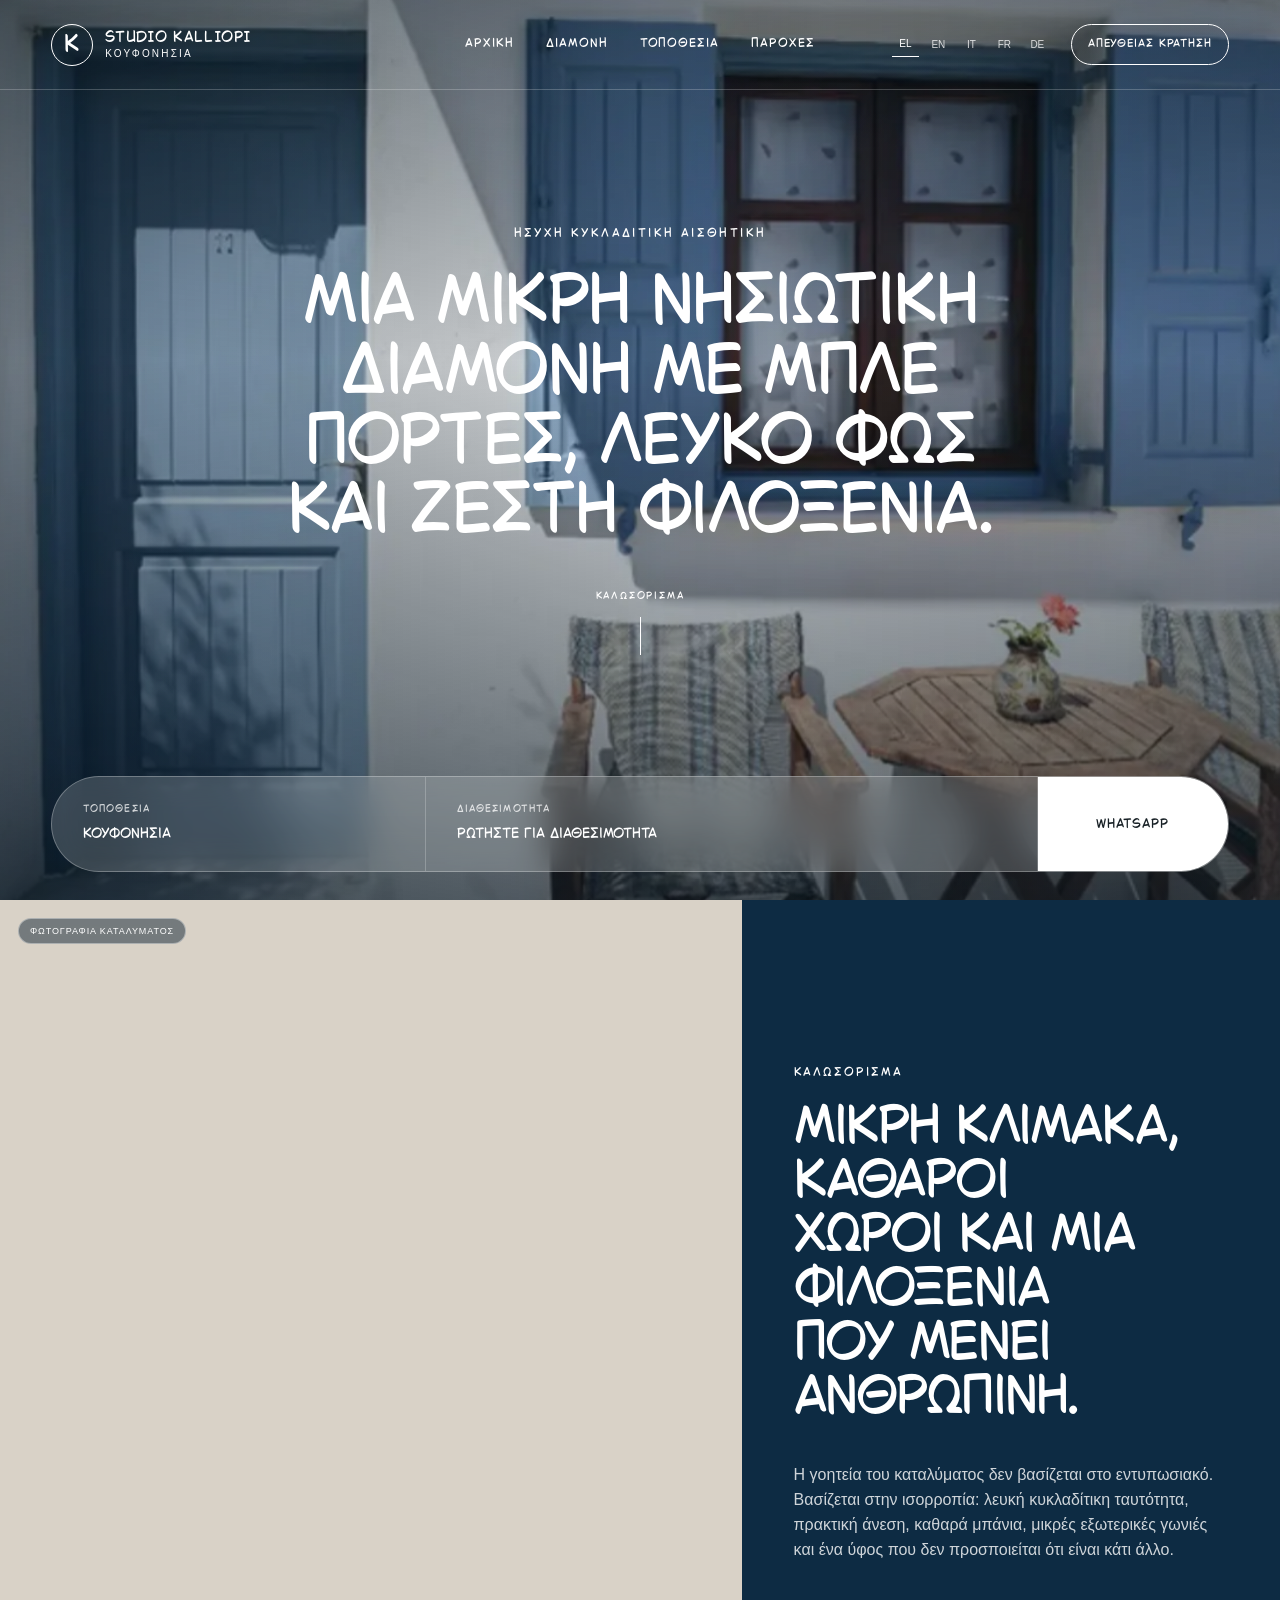
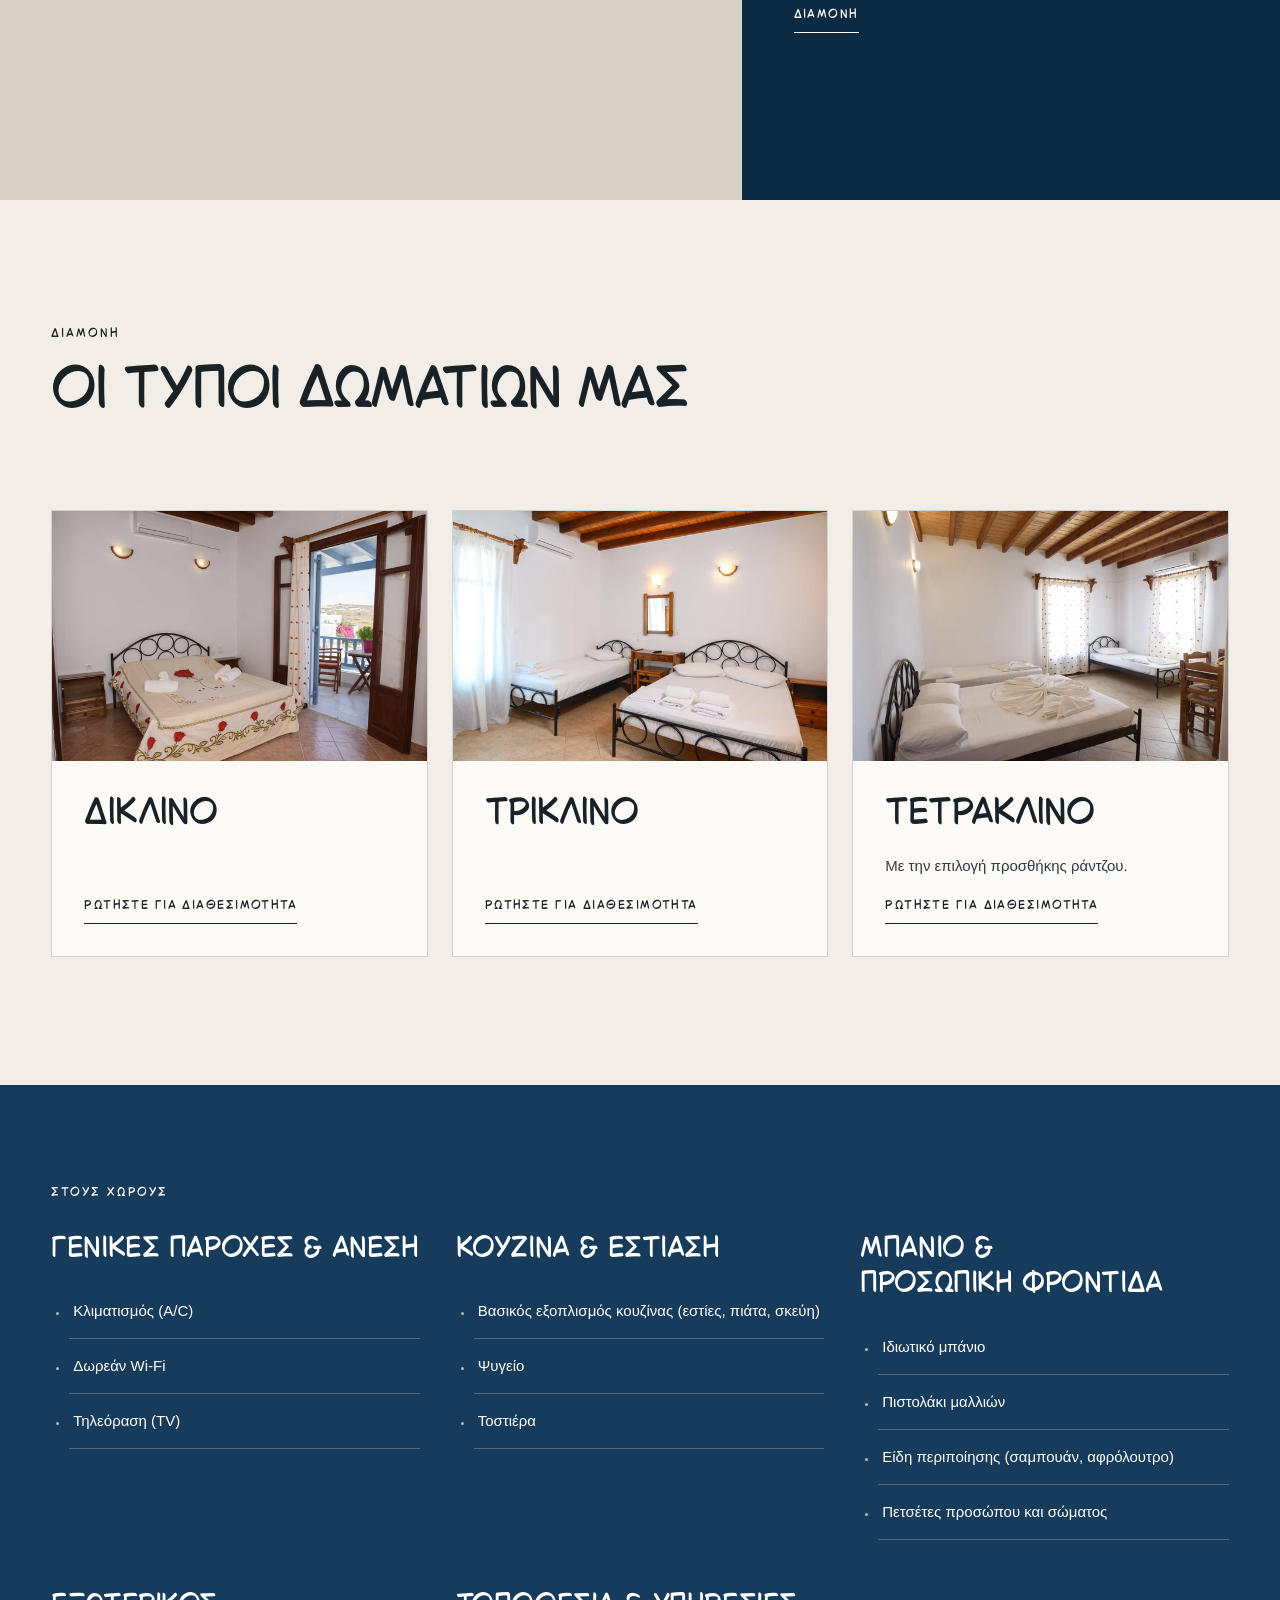
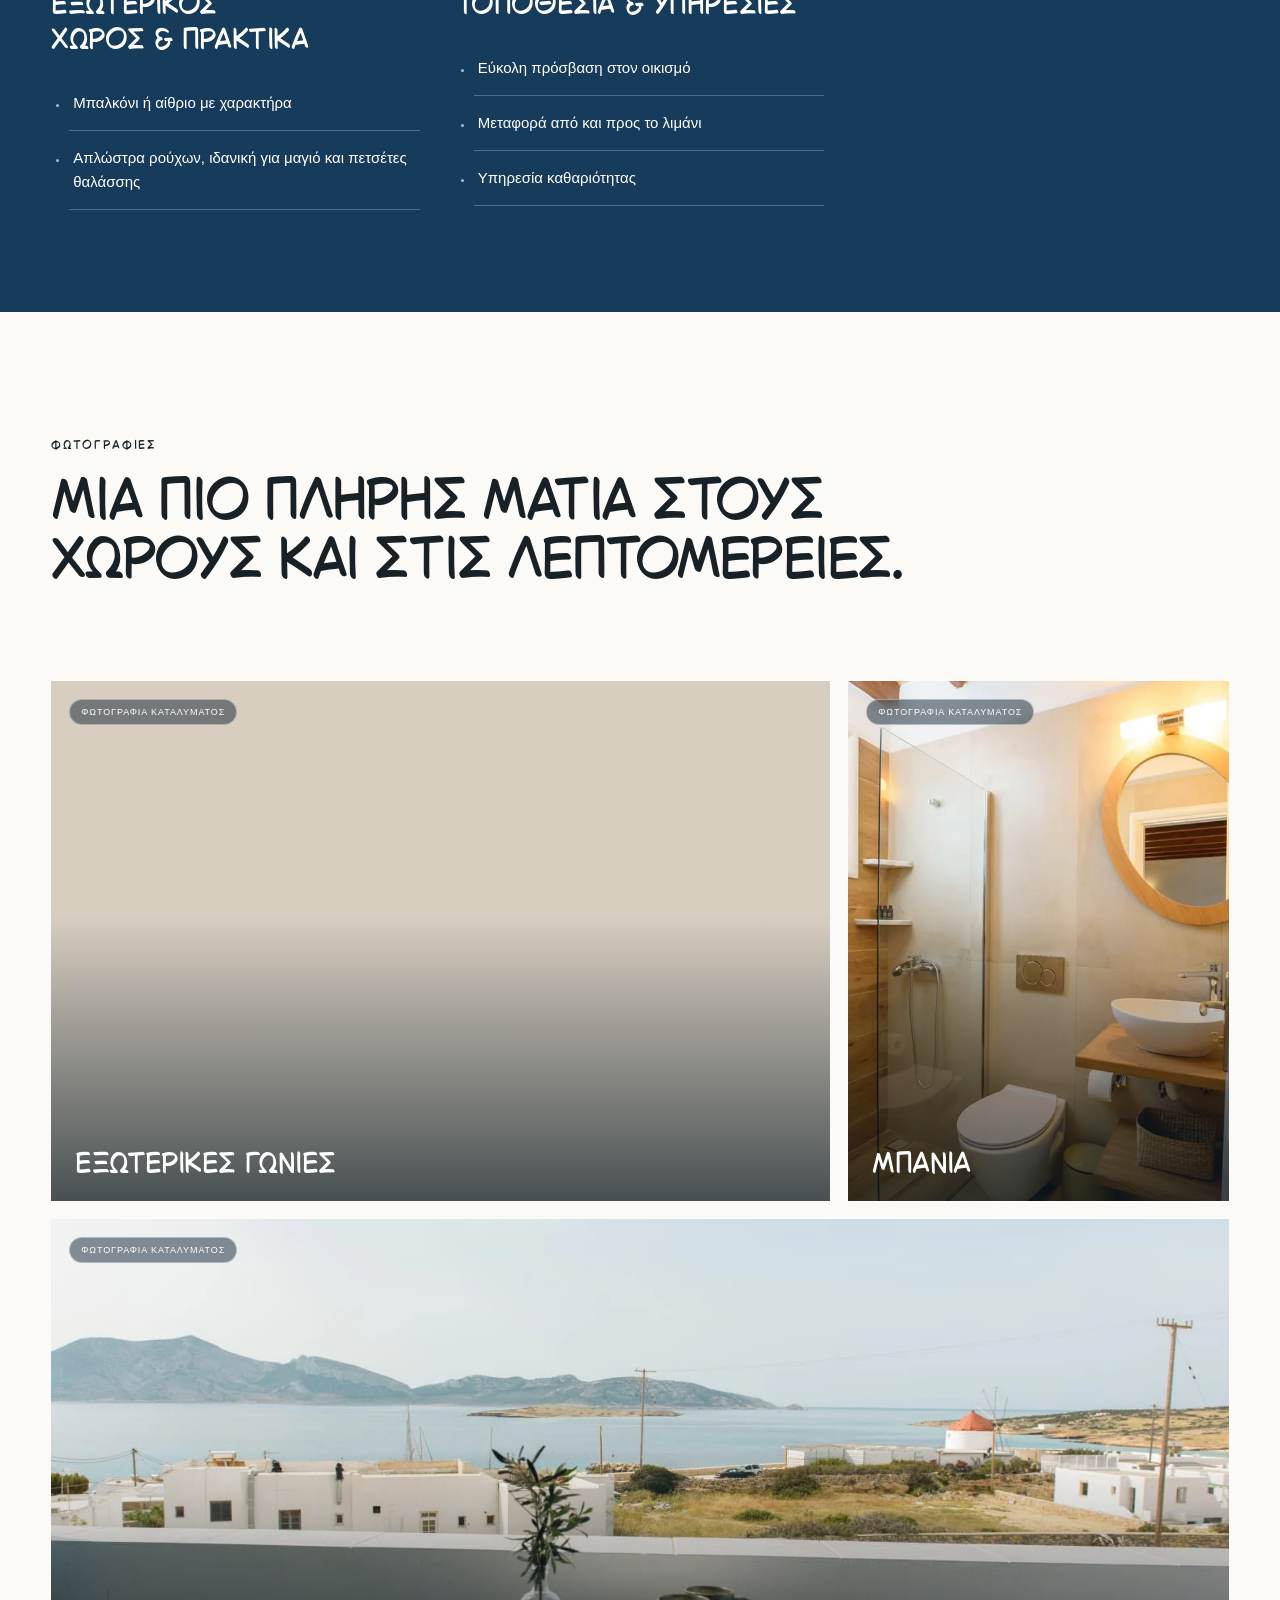
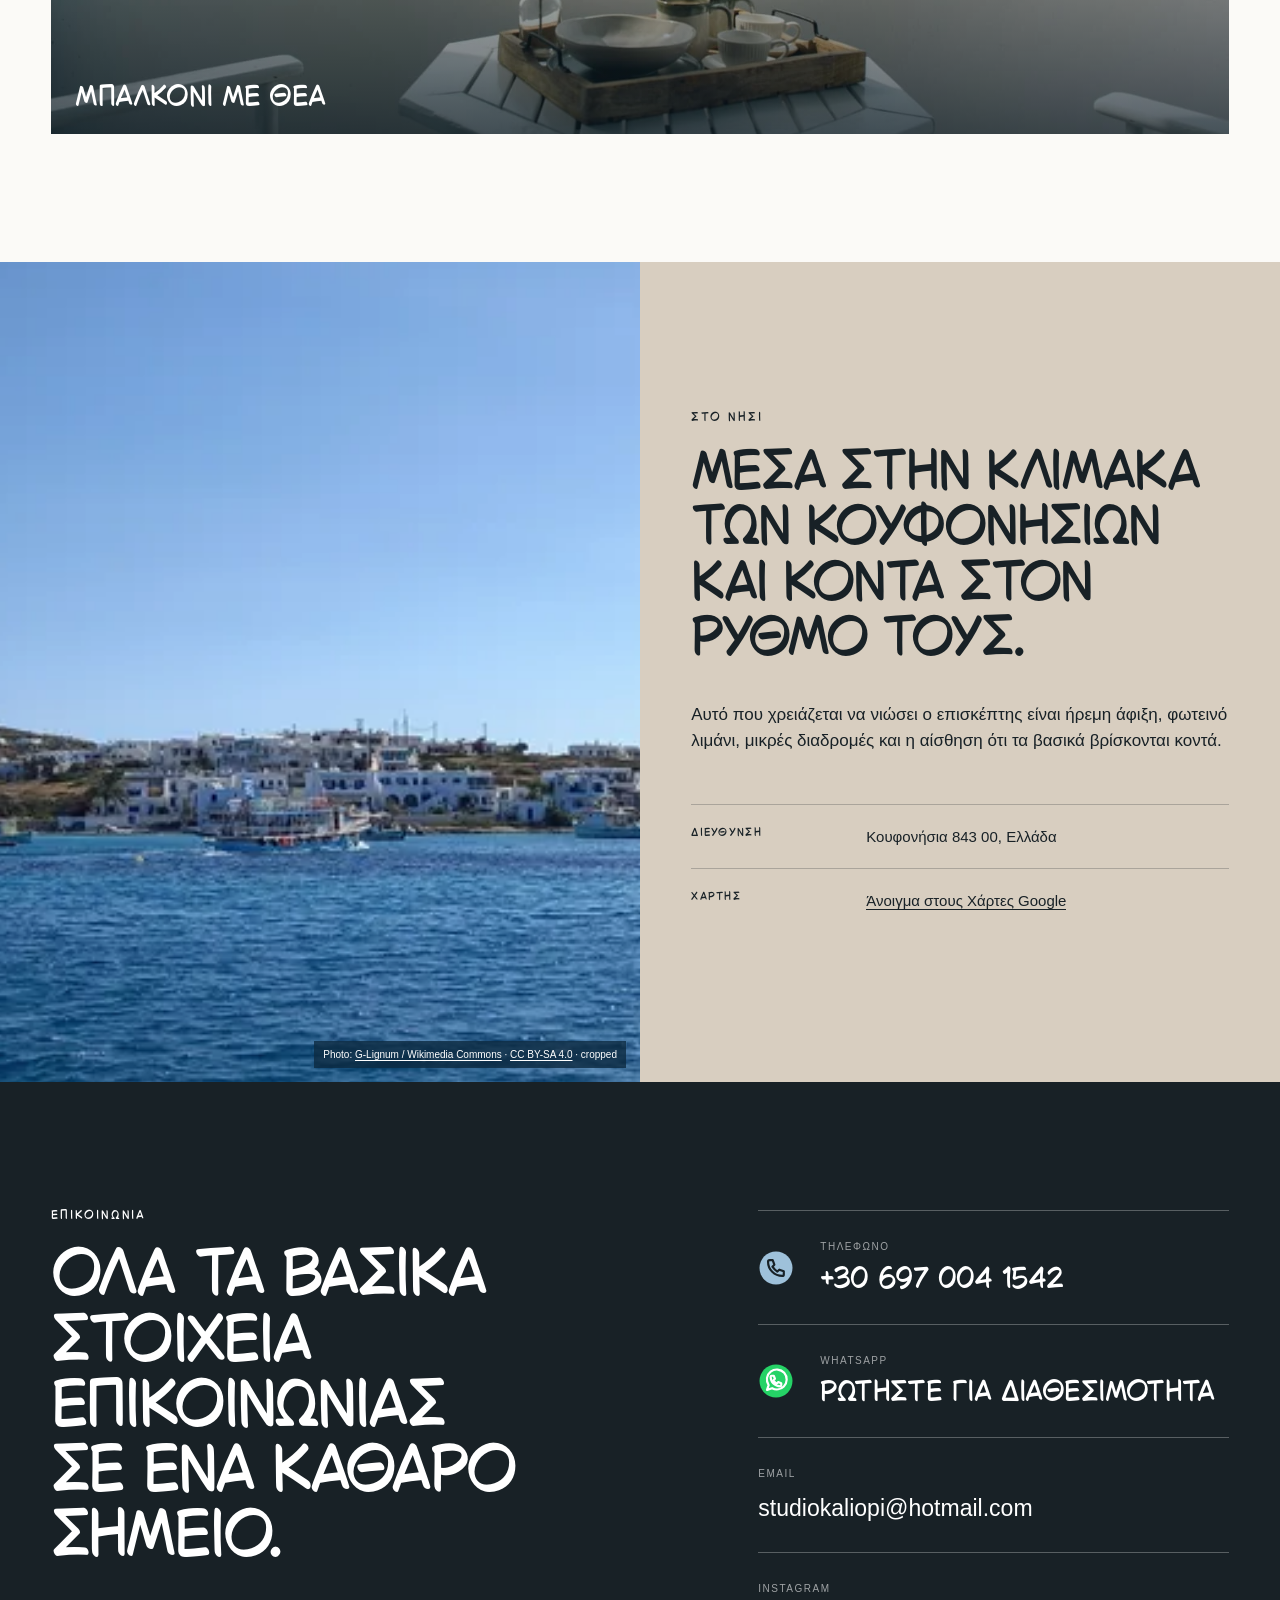
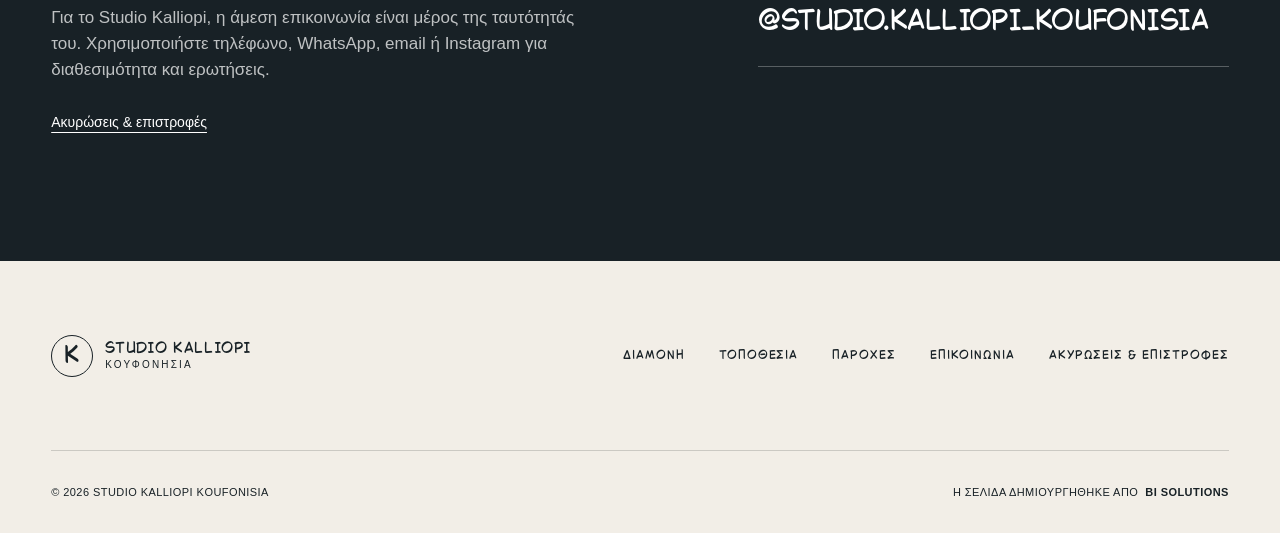
<file: index.html>
<!DOCTYPE html>
<html lang="el">
<head>
  <meta charset="UTF-8">
  <meta name="viewport" content="width=device-width, initial-scale=1.0">
  <title>Studio Kalliopi Koufonisia | Ήσυχη κυκλαδίτικη διαμονή</title>
  <meta
    name="description"
    data-i18n-content="homeMetaDescription"
    content="Studio Kalliopi Koufonisia. Ήσυχη κυκλαδίτικη διαμονή με λευκούς χώρους, μπλε λεπτομέρειες, ζεστή φιλοξενία και απευθείας κράτηση μέσω τηλεφώνου ή WhatsApp."
  >
  <meta name="theme-color" content="#f2eee7">

  <link rel="canonical" href="https://kalliopikoufonisia.gr/">
  <meta property="og:type" content="website">
  <meta property="og:url" content="https://kalliopikoufonisia.gr/">
  <meta property="og:title" data-i18n-content="homeOgTitle" content="Studio Kalliopi Koufonisia">
  <meta
    property="og:description"
    data-i18n-content="homeOgDescription"
    content="Μπλε πόρτες, λευκοί τοίχοι, φωτεινά δωμάτια και άμεση νησιωτική φιλοξενία στα Κουφονήσια."
  >
  <meta property="og:image" content="https://kalliopikoufonisia.gr/assets/optimized/blue-door-patio-1213.webp">
  <meta property="og:image:width" content="1213">
  <meta property="og:image:height" content="786">
  <meta property="og:locale" content="el_GR">
  <meta name="twitter:card" content="summary_large_image">
  <meta name="twitter:image" content="https://kalliopikoufonisia.gr/assets/optimized/blue-door-patio-1213.webp">

  <link rel="alternate" hreflang="el" href="https://kalliopikoufonisia.gr/">
  <link rel="alternate" hreflang="en" href="https://kalliopikoufonisia.gr/?lang=en">
  <link rel="alternate" hreflang="it" href="https://kalliopikoufonisia.gr/?lang=it">
  <link rel="alternate" hreflang="fr" href="https://kalliopikoufonisia.gr/?lang=fr">
  <link rel="alternate" hreflang="de" href="https://kalliopikoufonisia.gr/?lang=de">
  <link rel="alternate" hreflang="x-default" href="https://kalliopikoufonisia.gr/">

  <link rel="icon" href="assets/favicon.svg" type="image/svg+xml">
  <link rel="dns-prefetch" href="//maps.google.com">
  <link rel="dns-prefetch" href="//wa.me">
  <link rel="dns-prefetch" href="//www.instagram.com">
  <link rel="preconnect" href="https://maps.google.com" crossorigin>
  <link rel="preload" href="assets/fonts/BubbleSans-1.01.otf" as="font" type="font/otf" crossorigin>
  <link
    rel="preload"
    as="image"
    href="assets/optimized/blue-door-patio-1213.webp"
    imagesrcset="assets/optimized/blue-door-patio-640.webp 640w, assets/optimized/blue-door-patio-960.webp 960w, assets/optimized/blue-door-patio-1213.webp 1213w"
    imagesizes="100vw"
    fetchpriority="high"
  >
  <link rel="stylesheet" href="styles.css?v=f42bb085ac">
  <script type="application/ld+json">
    {
      "@context": "https://schema.org",
      "@type": "LodgingBusiness",
      "name": "Studio Kalliopi Koufonisia",
      "telephone": "+30 697 004 1542",
      "email": "studiokaliopi@hotmail.com",
      "address": {
        "@type": "PostalAddress",
        "streetAddress": "Koufonisia 843 00",
        "addressLocality": "Koufonisia",
        "postalCode": "843 00",
        "addressCountry": "GR"
      },
      "sameAs": [
        "https://www.instagram.com/studio.kalliopi_koufonisia/"
      ]
    }
  </script>
</head>
<body id="top" data-page="home" data-page-title-key="homeDocumentTitle">
  <a class="skip-link" href="#main-content" data-i18n="skipLink">Μετάβαση στο περιεχόμενο</a>

  <header class="site-header" data-site-header>
    <div class="site-header__inner">
      <a class="brand" href="index.html" data-i18n-aria-label="brandHome">
        <span class="brand__mark" aria-hidden="true">K</span>
        <span class="brand__copy">
          <strong>Studio Kalliopi</strong>
          <span data-i18n="brandTitle">Κουφονήσια</span>
        </span>
      </a>

      <nav class="desktop-nav" data-i18n-aria-label="primaryNavigation" aria-label="Κύρια πλοήγηση">
        <a href="#top" data-i18n="navHome">Αρχική</a>
        <a href="#stay" data-i18n="navStay">Διαμονή</a>
        <a href="#location" data-i18n="navLocation">Τοποθεσία</a>
        <a href="#amenities" data-i18n="navReviews">Παροχές</a>
      </nav>

      <div class="header-actions">
        <div class="language-switcher language-switcher--desktop" role="group" data-i18n-aria-label="languageSelector">
          <button class="language-switcher__button is-active" type="button" data-lang="el" lang="el" aria-label="Ελληνικά" aria-pressed="true">EL</button>
          <button class="language-switcher__button" type="button" data-lang="en" lang="en" aria-label="English" aria-pressed="false">EN</button>
          <button class="language-switcher__button" type="button" data-lang="it" lang="it" aria-label="Italiano" aria-pressed="false">IT</button>
          <button class="language-switcher__button" type="button" data-lang="fr" lang="fr" aria-label="Français" aria-pressed="false">FR</button>
          <button class="language-switcher__button" type="button" data-lang="de" lang="de" aria-label="Deutsch" aria-pressed="false">DE</button>
        </div>
        <a class="header-book" href="#contact" data-i18n="contactStepsLabel">Απευθείας κράτηση</a>
        <button
          class="menu-toggle"
          type="button"
          aria-expanded="false"
          aria-controls="site-menu"
          data-i18n-aria-label="openMenu"
        >
          <span>MENU</span>
          <i aria-hidden="true"></i>
        </button>
      </div>
    </div>
  </header>

  <aside
    class="menu-panel"
    id="site-menu"
    aria-hidden="true"
    inert
    role="dialog"
    aria-modal="true"
    aria-labelledby="menu-title"
    tabindex="-1"
  >
    <div class="menu-panel__content">
      <div class="menu-panel__main">
        <div class="menu-panel__tools">
          <p id="menu-title">Studio Kalliopi</p>
          <button class="menu-close" type="button" data-i18n="close" data-i18n-aria-label="closeMenu">Κλείσιμο</button>
        </div>
        <nav class="menu-nav" data-i18n-aria-label="expandedNavigation" aria-label="Αναπτυγμένη πλοήγηση">
          <a href="#top" data-i18n="navHome">Αρχική</a>
          <a href="#stay" data-i18n="navStay">Διαμονή</a>
          <a href="#location" data-i18n="navLocation">Τοποθεσία</a>
          <a href="#amenities" data-i18n="navReviews">Παροχές</a>
          <a href="#contact" data-i18n="navContact">Επικοινωνία</a>
        </nav>
        <div class="language-switcher language-switcher--menu" role="group" data-i18n-aria-label="languageSelector">
          <button class="language-switcher__button is-active" type="button" data-lang="el" lang="el" aria-label="Ελληνικά" aria-pressed="true">EL</button>
          <button class="language-switcher__button" type="button" data-lang="en" lang="en" aria-label="English" aria-pressed="false">EN</button>
          <button class="language-switcher__button" type="button" data-lang="it" lang="it" aria-label="Italiano" aria-pressed="false">IT</button>
          <button class="language-switcher__button" type="button" data-lang="fr" lang="fr" aria-label="Français" aria-pressed="false">FR</button>
          <button class="language-switcher__button" type="button" data-lang="de" lang="de" aria-label="Deutsch" aria-pressed="false">DE</button>
        </div>
      </div>
      <div class="menu-panel__visual" aria-hidden="true">
        <img src="assets/optimized/stone-house-entry-1213.webp" alt="" width="1213" height="1186">
        <span>Koufonisia · 843 00</span>
      </div>
    </div>
  </aside>

  <main id="main-content" tabindex="-1">
    <section class="hero" aria-labelledby="hero-title">
      <picture class="hero__media">
        <source
          srcset="assets/optimized/blue-door-patio-640.webp 640w, assets/optimized/blue-door-patio-960.webp 960w, assets/optimized/blue-door-patio-1213.webp 1213w"
          sizes="100vw"
        >
        <img
          src="assets/optimized/blue-door-patio-1213.webp"
          width="1213"
          height="786"
          data-i18n-alt="patioImageAlt"
          alt="Αίθριο με καθίσματα και μπλε παραθυρόφυλλα στο Studio Kalliopi"
          fetchpriority="high"
          decoding="async"
        >
      </picture>
      <div class="hero__shade" aria-hidden="true"></div>
      <div class="hero__content">
        <p class="hero__eyebrow" data-i18n="homeEyebrow">Ήσυχη κυκλαδίτικη αισθητική</p>
        <h1 id="hero-title" data-i18n="homeTitle">ΜΙΑ ΜΙΚΡΗ ΝΗΣΙΩΤΙΚΗ ΔΙΑΜΟΝΗ ΜΕ ΜΠΛΕ ΠΟΡΤΕΣ, ΛΕΥΚΟ ΦΩΣ ΚΑΙ ΖΕΣΤΗ ΦΙΛΟΞΕΝΙΑ.</h1>
        <a class="hero__scroll" href="#story">
          <span data-i18n="homeWelcomeLabel">Καλωσόρισμα</span>
          <i aria-hidden="true"></i>
        </a>
      </div>

      <div class="booking-dock" role="group" data-i18n-aria-label="bookingDockLabel" aria-label="Στοιχεία απευθείας κράτησης">
        <div class="booking-dock__item">
          <span data-i18n="bookingLocationLabel">Τοποθεσία</span>
          <strong data-i18n="homeFactLocation">Κουφονήσια</strong>
        </div>
        <div class="booking-dock__item">
          <span data-i18n="bookingDatesLabel">Διαθεσιμότητα</span>
          <strong data-i18n="bookingAvailability">Ρωτήστε για διαθεσιμότητα</strong>
        </div>
        <a href="https://wa.me/306970041542" target="_blank" rel="noreferrer" data-i18n="whatsapp">WhatsApp</a>
      </div>
    </section>

    <section class="editorial-story" id="story">
      <div class="editorial-story__media">
        <img
          src="assets/optimized/stone-house-entry-1213.webp"
          srcset="assets/optimized/stone-house-entry-640.webp 640w, assets/optimized/stone-house-entry-960.webp 960w, assets/optimized/stone-house-entry-1213.webp 1213w"
          sizes="(max-width: 900px) 100vw, 58vw"
          width="1213"
          height="1186"
          data-i18n-alt="heroImageAlt"
          alt="Λευκή είσοδος με μπλε πόρτα στο Studio Kalliopi"
          loading="lazy"
          decoding="async"
        >
        <span class="media-label" data-i18n="photoLabel">Φωτογραφία καταλύματος</span>
      </div>
      <div class="editorial-story__copy">
        <p class="section-kicker" data-i18n="homeWelcomeLabel">Καλωσόρισμα</p>
        <h2 data-i18n="homeWelcomeTitle">Μικρή κλίμακα, καθαροί χώροι και μια φιλοξενία που μένει ανθρώπινη.</h2>
        <p data-i18n="homeWelcomeP1">
          Η γοητεία του καταλύματος βασίζεται στην ισορροπία: λευκή κυκλαδίτικη ταυτότητα,
          πρακτική άνεση, καθαρά μπάνια και μικρές εξωτερικές γωνιές.
        </p>
        <a class="text-link" href="#stay" data-i18n="navStay">Διαμονή</a>
      </div>
    </section>

    <section class="room-types" id="stay" aria-labelledby="room-types-title">
      <div class="shell">
        <div class="section-heading section-heading--compact">
          <div>
            <p class="section-kicker" data-i18n="roomTypesLabel">Διαμονή</p>
            <h2 id="room-types-title" data-i18n="roomTypesTitle">Οι τύποι δωματίων μας</h2>
          </div>
        </div>

        <div class="room-types__grid">
          <article class="room-type-card" aria-labelledby="room-double-title">
            <img
              src="assets/optimized/room-double-960.webp"
              srcset="assets/optimized/room-double-640.webp 640w, assets/optimized/room-double-960.webp 960w, assets/optimized/room-double-1345.webp 1345w"
              sizes="(max-width: 760px) calc(100vw - 40px), (max-width: 1100px) calc((100vw - 80px) / 2), 31vw"
              width="1345"
              height="940"
              data-i18n-alt="roomDoublePhotoAlt"
              alt="Δίκλινο δωμάτιο στο Studio Kalliopi"
              loading="lazy"
              decoding="async"
            >
            <div class="room-type-card__copy">
              <h3 id="room-double-title" data-i18n="roomDoubleType">Δίκλινο</h3>
              <a class="text-link" href="#contact" data-i18n="roomAvailability">Ρωτήστε για διαθεσιμότητα</a>
            </div>
          </article>

          <article class="room-type-card" aria-labelledby="room-triple-title">
            <img
              src="assets/optimized/room-triple-960.webp"
              srcset="assets/optimized/room-triple-640.webp 640w, assets/optimized/room-triple-960.webp 960w, assets/optimized/room-triple-1280.webp 1280w"
              sizes="(max-width: 760px) calc(100vw - 40px), (max-width: 1100px) calc((100vw - 80px) / 2), 31vw"
              width="1280"
              height="852"
              data-i18n-alt="roomTriplePhotoAlt"
              alt="Τρίκλινο δωμάτιο στο Studio Kalliopi"
              loading="lazy"
              decoding="async"
            >
            <div class="room-type-card__copy">
              <h3 id="room-triple-title" data-i18n="roomTripleType">Τρίκλινο</h3>
              <a class="text-link" href="#contact" data-i18n="roomAvailability">Ρωτήστε για διαθεσιμότητα</a>
            </div>
          </article>

          <article class="room-type-card" aria-labelledby="room-quadruple-title">
            <img
              src="assets/optimized/room-quadruple-960.webp"
              srcset="assets/optimized/room-quadruple-640.webp 640w, assets/optimized/room-quadruple-960.webp 960w, assets/optimized/room-quadruple-1504.webp 1504w"
              sizes="(max-width: 760px) calc(100vw - 40px), (max-width: 1100px) calc((100vw - 80px) / 2), 31vw"
              width="1504"
              height="1004"
              data-i18n-alt="roomQuadruplePhotoAlt"
              alt="Τετράκλινο δωμάτιο στο Studio Kalliopi"
              loading="lazy"
              decoding="async"
            >
            <div class="room-type-card__copy">
              <h3 id="room-quadruple-title" data-i18n="roomQuadrupleType">Τετράκλινο</h3>
              <p data-i18n="roomQuadrupleNote">Με την επιλογή προσθήκης ράντζου.</p>
              <a class="text-link" href="#contact" data-i18n="roomAvailability">Ρωτήστε για διαθεσιμότητα</a>
            </div>
          </article>
        </div>
      </div>
    </section>

    <section class="amenities-section" id="amenities" aria-labelledby="amenities-title">
      <div class="shell amenities-section__grid">
        <h2 class="section-kicker" id="amenities-title" data-i18n="staySectionLabel">Στους χώρους</h2>
        <div class="amenities-groups">
          <section aria-labelledby="amenity-comfort-title">
            <h3 id="amenity-comfort-title" data-i18n="amenitiesComfortTitle">Γενικές Παροχές &amp; Άνεση</h3>
            <ul class="amenities-list">
              <li data-i18n="amenityAirConditioning">Κλιματισμός (A/C)</li>
              <li data-i18n="amenityWifi">Δωρεάν Wi-Fi</li>
              <li data-i18n="amenityTv">Τηλεόραση (TV)</li>
            </ul>
          </section>

          <section aria-labelledby="amenity-kitchen-title">
            <h3 id="amenity-kitchen-title" data-i18n="amenitiesKitchenTitle">Κουζίνα &amp; Εστίαση</h3>
            <ul class="amenities-list">
              <li data-i18n="amenityKitchenEquipment">Βασικός εξοπλισμός κουζίνας (εστίες, πιάτα, σκεύη)</li>
              <li data-i18n="amenityFridge">Ψυγείο</li>
              <li data-i18n="amenityToaster">Τοστιέρα</li>
            </ul>
          </section>

          <section aria-labelledby="amenity-bathroom-title">
            <h3 id="amenity-bathroom-title" data-i18n="amenitiesBathroomTitle">Μπάνιο &amp; Προσωπική Φροντίδα</h3>
            <ul class="amenities-list">
              <li data-i18n="amenityPrivateBathroom">Ιδιωτικό μπάνιο</li>
              <li data-i18n="amenityHairDryer">Πιστολάκι μαλλιών</li>
              <li data-i18n="amenityToiletries">Είδη περιποίησης (σαμπουάν, αφρόλουτρο)</li>
              <li data-i18n="amenityTowels">Πετσέτες προσώπου και σώματος</li>
            </ul>
          </section>

          <section aria-labelledby="amenity-outdoor-title">
            <h3 id="amenity-outdoor-title" data-i18n="amenitiesOutdoorTitle">Εξωτερικός Χώρος &amp; Πρακτικά</h3>
            <ul class="amenities-list">
              <li data-i18n="amenity4">Μπαλκόνι ή αίθριο με χαρακτήρα</li>
              <li data-i18n="amenityDryingRack">Απλώστρα ρούχων, ιδανική για μαγιό και πετσέτες θαλάσσης</li>
            </ul>
          </section>

          <section aria-labelledby="amenity-services-title">
            <h3 id="amenity-services-title" data-i18n="amenitiesServicesTitle">Τοποθεσία &amp; Υπηρεσίες</h3>
            <ul class="amenities-list">
              <li data-i18n="amenity6">Εύκολη πρόσβαση στον οικισμό</li>
              <li data-i18n="amenityPortTransfer">Μεταφορά από και προς το λιμάνι</li>
              <li data-i18n="amenityHousekeeping">Υπηρεσία καθαριότητας</li>
            </ul>
          </section>
        </div>
      </div>
    </section>

    <section class="gallery-section" id="gallery">
      <div class="shell">
        <div class="section-heading section-heading--compact">
          <div>
            <p class="section-kicker" data-i18n="homeGalleryLabel">Φωτογραφίες</p>
            <h2 data-i18n="homeGalleryTitle">Μια πιο πλήρης ματιά στους χώρους και στις λεπτομέρειες.</h2>
          </div>
        </div>

        <div class="gallery-grid">
          <figure class="gallery-card gallery-card--wide">
            <img
              src="assets/optimized/blue-door-patio-1213.webp"
              srcset="assets/optimized/blue-door-patio-640.webp 640w, assets/optimized/blue-door-patio-960.webp 960w, assets/optimized/blue-door-patio-1213.webp 1213w"
              sizes="(max-width: 760px) 100vw, 66vw"
              width="1213"
              height="786"
              data-i18n-alt="patioImageAlt"
              alt="Αίθριο με καθίσματα και μπλε παραθυρόφυλλα στο Studio Kalliopi"
              loading="lazy"
              decoding="async"
            >
            <span class="media-label" data-i18n="photoLabel">Φωτογραφία καταλύματος</span>
            <figcaption data-i18n="stayMoment3Title">Εξωτερικές γωνιές</figcaption>
          </figure>

          <figure class="gallery-card gallery-card--portrait">
            <img
              src="assets/optimized/bathroom-warm-962.webp"
              srcset="assets/optimized/bathroom-warm-640.webp 640w, assets/optimized/bathroom-warm-962.webp 962w"
              sizes="(max-width: 760px) 100vw, 32vw"
              width="962"
              height="1210"
              data-i18n-alt="warmBathImageAlt"
              alt="Μπάνιο με ζεστούς τόνους στο Studio Kalliopi"
              loading="lazy"
              decoding="async"
            >
            <span class="media-label" data-i18n="photoLabel">Φωτογραφία καταλύματος</span>
            <figcaption data-i18n="stayMoment2Title">Μπάνια</figcaption>
          </figure>

          <figure class="gallery-card gallery-card--full">
            <img
              src="assets/optimized/balcony-sea-view-1452.webp"
              srcset="assets/optimized/balcony-sea-view-640.webp 640w, assets/optimized/balcony-sea-view-960.webp 960w, assets/optimized/balcony-sea-view-1452.webp 1452w"
              sizes="(min-width: 1700px) 1560px, 100vw"
              width="1452"
              height="993"
              data-i18n-alt="balconyPhotoAlt"
              alt="Μπαλκόνι του Studio Kalliopi με τραπέζι, καρέκλες και θέα στη θάλασσα"
              loading="lazy"
              decoding="async"
            >
            <span class="media-label" data-i18n="photoLabel">Φωτογραφία καταλύματος</span>
            <figcaption data-i18n="roomBalconyTitle">Μπαλκόνι με θέα</figcaption>
          </figure>
        </div>
      </div>
    </section>

    <section class="location-section" id="location">
      <div class="location-section__image">
        <img
          src="assets/optimized/ano-koufonisi-g-lignum-1440.webp"
          srcset="assets/optimized/ano-koufonisi-g-lignum-640.webp 640w, assets/optimized/ano-koufonisi-g-lignum-960.webp 960w, assets/optimized/ano-koufonisi-g-lignum-1440.webp 1440w, assets/optimized/ano-koufonisi-g-lignum-3959.webp 3959w"
          sizes="(max-width: 991px) 100vw, 50vw"
          width="3959"
          height="2089"
          data-i18n-alt="harborImageAlt"
          alt="Ατμόσφαιρα λιμανιού στα Κουφονήσια"
          loading="lazy"
          decoding="async"
        >
        <span class="image-credit">
          Photo: <a href="https://commons.wikimedia.org/wiki/File:Ano_Koufonisi.jpg" target="_blank" rel="noreferrer">G-Lignum / Wikimedia Commons</a>
          · <a href="https://creativecommons.org/licenses/by-sa/4.0/" target="_blank" rel="noreferrer">CC BY-SA 4.0</a> · cropped
        </span>
      </div>
      <div class="location-section__copy">
        <p class="section-kicker" data-i18n="locationSectionLabel">Στο νησί</p>
        <h2 data-i18n="locationPageTitle">Μέσα στην κλίμακα των Κουφονησίων και κοντά στον ρυθμό τους.</h2>
        <p data-i18n="locationSectionP1">Ήρεμη άφιξη, φωτεινό λιμάνι, μικρές διαδρομές και η αίσθηση ότι τα βασικά βρίσκονται κοντά.</p>
        <dl class="location-facts">
          <div>
            <dt data-i18n="locationInfo1Title">Διεύθυνση</dt>
            <dd data-i18n="addressValue">Κουφονήσια 843 00, Ελλάδα</dd>
          </div>
          <div>
            <dt data-i18n="locationInfo2Title">Χάρτης</dt>
            <dd><a href="https://www.google.com/maps/search/?api=1&query=Studios+Kalliopi+Rooms+and+Apartments+Koufonisia" target="_blank" rel="noreferrer" data-i18n="openGoogleMaps">Άνοιγμα στους Χάρτες Google</a></dd>
          </div>
        </dl>
      </div>
    </section>

    <section class="contact-section" id="contact">
      <div class="shell contact-section__inner">
        <div>
          <p class="section-kicker" data-i18n="contact">Επικοινωνία</p>
          <h2 data-i18n="contactHeading">Όλα τα βασικά στοιχεία επικοινωνίας σε ένα καθαρό σημείο.</h2>
          <p data-i18n="contactP">Χρησιμοποιήστε τηλέφωνο, WhatsApp, email ή Instagram για διαθεσιμότητα και ερωτήσεις.</p>
          <div class="contact-policy-link"><a href="cancellation-policy.html" data-i18n="policyNav">Ακυρώσεις &amp; επιστροφές</a></div>
        </div>
        <div class="contact-actions">
          <a class="contact-action contact-action--phone" href="tel:+306970041542">
            <svg class="contact-action__icon" viewBox="0 0 24 24" aria-hidden="true" focusable="false">
              <circle cx="12" cy="12" r="11"></circle>
              <path d="M7.7 6.8h2.1l1.1 3-1.3 1.3a12.2 12.2 0 0 0 3.3 3.3l1.3-1.3 3 1.1v2.1c0 .6-.5 1-1 1A9.5 9.5 0 0 1 6.7 7.8c0-.6.4-1 1-1Z"></path>
            </svg>
            <span data-i18n="phoneLabel">Τηλέφωνο</span>
            <strong>+30&nbsp;697&nbsp;004&nbsp;1542</strong>
          </a>
          <a class="contact-action contact-action--whatsapp" href="https://wa.me/306970041542" target="_blank" rel="noreferrer">
            <svg class="contact-action__icon" viewBox="0 0 24 24" aria-hidden="true" focusable="false">
              <circle cx="12" cy="12" r="11"></circle>
              <path d="M17.2 15.6a6.6 6.6 0 0 1-7.8 1.2L6 17.9l1.1-3.2a6.6 6.6 0 1 1 10.1.9Z"></path>
              <path d="M9.1 8.5h1.4l.8 2-1 1a8 8 0 0 0 2.2 2.2l1-1 2 .8v1.4c0 .4-.3.7-.7.7a6.4 6.4 0 0 1-6.4-6.4c0-.4.3-.7.7-.7Z"></path>
            </svg>
            <span data-i18n="whatsappLabel">WhatsApp</span>
            <strong data-i18n="bookingAvailability">Ρωτήστε για διαθεσιμότητα</strong>
          </a>
          <a class="contact-action--email" href="mailto:studiokaliopi@hotmail.com">
            <span data-i18n="emailLabel">Email</span>
            <strong>studiokaliopi@hotmail.com</strong>
          </a>
          <a href="https://www.instagram.com/studio.kalliopi_koufonisia/" target="_blank" rel="noreferrer">
            <span data-i18n="instagram">Instagram</span>
            <strong>@studio.kalliopi_koufonisia</strong>
          </a>
        </div>
      </div>
    </section>
  </main>

  <footer class="site-footer">
    <div class="shell site-footer__top">
      <a class="brand brand--footer" href="index.html" data-i18n-aria-label="brandHome">
        <span class="brand__mark" aria-hidden="true">K</span>
        <span class="brand__copy">
          <strong>Studio Kalliopi</strong>
          <span data-i18n="brandTitle">Κουφονήσια</span>
        </span>
      </a>
      <nav data-i18n-aria-label="footerNavigation" aria-label="Πλοήγηση υποσέλιδου">
        <a href="#stay" data-i18n="navStay">Διαμονή</a>
        <a href="#location" data-i18n="navLocation">Τοποθεσία</a>
        <a href="#amenities" data-i18n="navReviews">Παροχές</a>
        <a href="#contact" data-i18n="navContact">Επικοινωνία</a>
        <a href="cancellation-policy.html" data-i18n="policyNav">Ακυρώσεις &amp; επιστροφές</a>
      </nav>
    </div>
    <div class="shell site-footer__bottom">
      <p>© <span id="year"></span> Studio Kalliopi Koufonisia</p>
      <a class="site-footer__credit" href="http://bisolutions.group/" target="_blank" rel="noreferrer">
        <span data-i18n="footerCreditLabel">Η σελίδα δημιουργήθηκε από</span>
        <strong>BI Solutions</strong>
      </a>
    </div>
  </footer>

  <div class="mobile-bookbar">
    <a href="tel:+306970041542" data-i18n="call">Κλήση</a>
    <a href="https://wa.me/306970041542" target="_blank" rel="noreferrer" data-i18n="whatsapp">WhatsApp</a>
  </div>

  <script src="translations.js?v=0f035ca1f2" defer></script>
  <script src="script.js" defer></script>
</body>
</html>
</file>
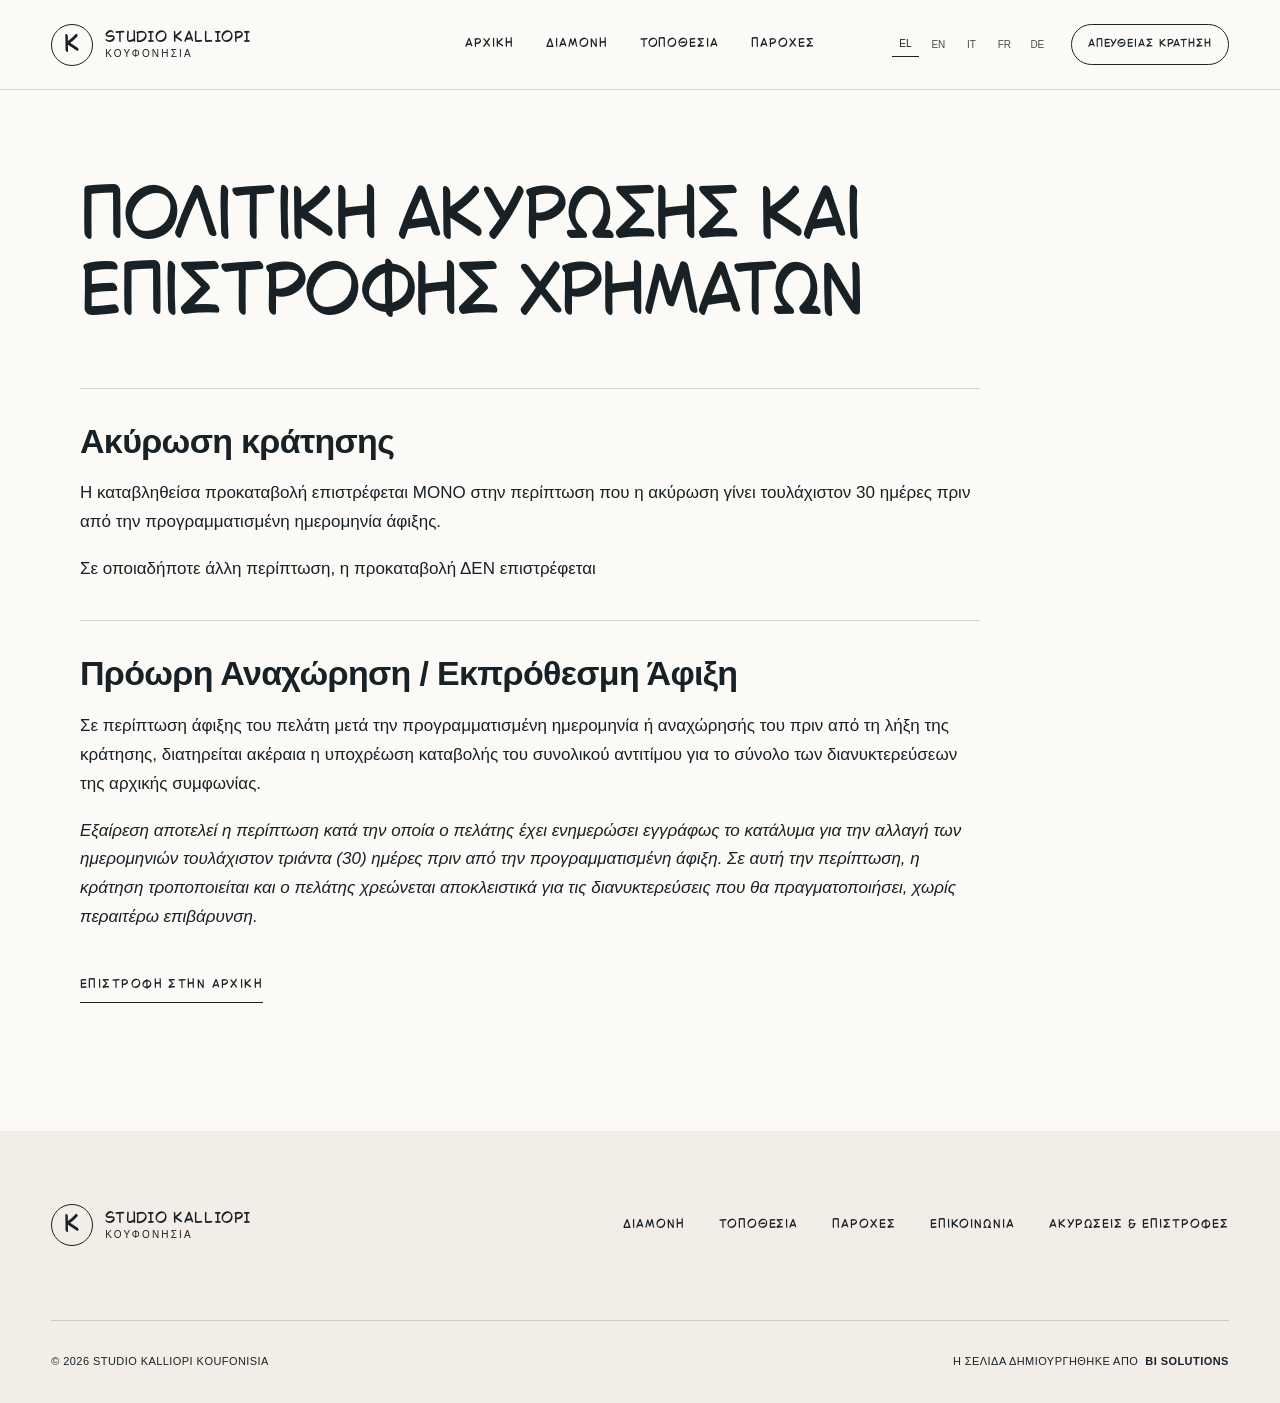
<file: cancellation-policy.html>
<!DOCTYPE html>
<html lang="el">
<head>
  <meta charset="UTF-8">
  <meta name="viewport" content="width=device-width, initial-scale=1.0">
  <title>Studio Kalliopi Koufonisia | Πολιτική ακύρωσης</title>
  <meta
    name="description"
    data-i18n-content="policyMetaDescription"
    content="Πολιτική ακύρωσης και επιστροφής χρημάτων για απευθείας κρατήσεις στο Studio Kalliopi Κουφονήσια."
  >
  <meta name="theme-color" content="#f2eee7">

  <link rel="canonical" href="https://kalliopikoufonisia.gr/cancellation-policy.html">
  <meta property="og:type" content="website">
  <meta property="og:url" content="https://kalliopikoufonisia.gr/cancellation-policy.html">
  <meta property="og:title" data-i18n-content="policyDocumentTitle" content="Studio Kalliopi Koufonisia | Πολιτική ακύρωσης">
  <meta
    property="og:description"
    data-i18n-content="policyMetaDescription"
    content="Πολιτική ακύρωσης και επιστροφής χρημάτων για απευθείας κρατήσεις στο Studio Kalliopi Κουφονήσια."
  >
  <meta property="og:image" content="https://kalliopikoufonisia.gr/assets/optimized/blue-door-patio-1213.webp">
  <meta property="og:image:width" content="1213">
  <meta property="og:image:height" content="786">
  <meta property="og:locale" content="el_GR">
  <meta name="twitter:card" content="summary_large_image">
  <meta name="twitter:image" content="https://kalliopikoufonisia.gr/assets/optimized/blue-door-patio-1213.webp">

  <link rel="alternate" hreflang="el" href="https://kalliopikoufonisia.gr/cancellation-policy.html">
  <link rel="alternate" hreflang="en" href="https://kalliopikoufonisia.gr/cancellation-policy.html?lang=en">
  <link rel="alternate" hreflang="it" href="https://kalliopikoufonisia.gr/cancellation-policy.html?lang=it">
  <link rel="alternate" hreflang="fr" href="https://kalliopikoufonisia.gr/cancellation-policy.html?lang=fr">
  <link rel="alternate" hreflang="de" href="https://kalliopikoufonisia.gr/cancellation-policy.html?lang=de">
  <link rel="alternate" hreflang="x-default" href="https://kalliopikoufonisia.gr/cancellation-policy.html">

  <link rel="icon" href="assets/favicon.svg" type="image/svg+xml">
  <link rel="dns-prefetch" href="//maps.google.com">
  <link rel="dns-prefetch" href="//wa.me">
  <link rel="dns-prefetch" href="//www.instagram.com">
  <link rel="preconnect" href="https://maps.google.com" crossorigin>
  <link rel="preload" href="assets/fonts/BubbleSans-1.01.otf" as="font" type="font/otf" crossorigin>
  <link rel="stylesheet" href="styles.css?v=f42bb085ac">
</head>
<body id="top" data-page="policy" data-page-title-key="policyDocumentTitle">
  <a class="skip-link" href="#main-content" data-i18n="skipLink">Μετάβαση στο περιεχόμενο</a>

  <header class="site-header" data-site-header>
    <div class="site-header__inner">
      <a class="brand" href="index.html" data-i18n-aria-label="brandHome">
        <span class="brand__mark" aria-hidden="true">K</span>
        <span class="brand__copy">
          <strong>Studio Kalliopi</strong>
          <span data-i18n="brandTitle">Κουφονήσια</span>
        </span>
      </a>

      <nav class="desktop-nav" data-i18n-aria-label="primaryNavigation" aria-label="Κύρια πλοήγηση">
        <a href="index.html#top" data-i18n="navHome">Αρχική</a>
        <a href="index.html#stay" data-i18n="navStay">Διαμονή</a>
        <a href="index.html#location" data-i18n="navLocation">Τοποθεσία</a>
        <a href="index.html#amenities" data-i18n="navReviews">Παροχές</a>
      </nav>

      <div class="header-actions">
        <div class="language-switcher language-switcher--desktop" role="group" data-i18n-aria-label="languageSelector">
          <button class="language-switcher__button is-active" type="button" data-lang="el" lang="el" aria-label="Ελληνικά" aria-pressed="true">EL</button>
          <button class="language-switcher__button" type="button" data-lang="en" lang="en" aria-label="English" aria-pressed="false">EN</button>
          <button class="language-switcher__button" type="button" data-lang="it" lang="it" aria-label="Italiano" aria-pressed="false">IT</button>
          <button class="language-switcher__button" type="button" data-lang="fr" lang="fr" aria-label="Français" aria-pressed="false">FR</button>
          <button class="language-switcher__button" type="button" data-lang="de" lang="de" aria-label="Deutsch" aria-pressed="false">DE</button>
        </div>
        <a class="header-book" href="index.html#contact" data-i18n="contactStepsLabel">Απευθείας κράτηση</a>
        <button
          class="menu-toggle"
          type="button"
          aria-expanded="false"
          aria-controls="site-menu"
          data-i18n-aria-label="openMenu"
        >
          <span>MENU</span>
          <i aria-hidden="true"></i>
        </button>
      </div>
    </div>
  </header>

  <aside
    class="menu-panel"
    id="site-menu"
    aria-hidden="true"
    inert
    role="dialog"
    aria-modal="true"
    aria-labelledby="menu-title"
    tabindex="-1"
  >
    <div class="menu-panel__content">
      <div class="menu-panel__main">
        <div class="menu-panel__tools">
          <p id="menu-title">Studio Kalliopi</p>
          <button class="menu-close" type="button" data-i18n="close" data-i18n-aria-label="closeMenu">Κλείσιμο</button>
        </div>
        <nav class="menu-nav" data-i18n-aria-label="expandedNavigation" aria-label="Αναπτυγμένη πλοήγηση">
          <a href="index.html#top" data-i18n="navHome">Αρχική</a>
          <a href="index.html#stay" data-i18n="navStay">Διαμονή</a>
          <a href="index.html#location" data-i18n="navLocation">Τοποθεσία</a>
          <a href="index.html#amenities" data-i18n="navReviews">Παροχές</a>
          <a href="index.html#contact" data-i18n="navContact">Επικοινωνία</a>
        </nav>
        <div class="language-switcher language-switcher--menu" role="group" data-i18n-aria-label="languageSelector">
          <button class="language-switcher__button is-active" type="button" data-lang="el" lang="el" aria-label="Ελληνικά" aria-pressed="true">EL</button>
          <button class="language-switcher__button" type="button" data-lang="en" lang="en" aria-label="English" aria-pressed="false">EN</button>
          <button class="language-switcher__button" type="button" data-lang="it" lang="it" aria-label="Italiano" aria-pressed="false">IT</button>
          <button class="language-switcher__button" type="button" data-lang="fr" lang="fr" aria-label="Français" aria-pressed="false">FR</button>
          <button class="language-switcher__button" type="button" data-lang="de" lang="de" aria-label="Deutsch" aria-pressed="false">DE</button>
        </div>
      </div>
      <div class="menu-panel__visual" aria-hidden="true">
        <img src="assets/optimized/stone-house-entry-1213.webp" alt="" width="1213" height="1186">
        <span>Koufonisia · 843 00</span>
      </div>
    </div>
  </aside>

  <main class="policy-page shell" id="main-content" tabindex="-1">
    <header class="policy-page__header">
      <h1 data-i18n="policyTitle">ΠΟΛΙΤΙΚΗ ΑΚΥΡΩΣΗΣ ΚΑΙ ΕΠΙΣΤΡΟΦΗΣ ΧΡΗΜΑΤΩΝ</h1>
    </header>

    <div class="policy-page__content">
      <section aria-labelledby="cancellation-title">
        <h2 id="cancellation-title" data-i18n="policyCancellationTitle">Ακύρωση κράτησης</h2>
        <p data-i18n="policyEarlyCancellationText">Η καταβληθείσα προκαταβολή επιστρέφεται ΜΟΝΟ στην περίπτωση που η ακύρωση γίνει τουλάχιστον 30 ημέρες πριν από την προγραμματισμένη ημερομηνία άφιξης.</p>
        <p data-i18n="policyLateCancellationText">Σε οποιαδήποτε άλλη περίπτωση, η προκαταβολή ΔΕΝ επιστρέφεται</p>
      </section>

      <section aria-labelledby="arrival-departure-title">
        <h2 id="arrival-departure-title" data-i18n="policyArrivalDepartureTitle">Πρόωρη Αναχώρηση / Εκπρόθεσμη Άφιξη</h2>
        <p data-i18n="policyArrivalDepartureText">Σε περίπτωση άφιξης του πελάτη μετά την προγραμματισμένη ημερομηνία ή αναχώρησής του πριν από τη λήξη της κράτησης, διατηρείται ακέραια η υποχρέωση καταβολής του συνολικού αντιτίμου για το σύνολο των διανυκτερεύσεων της αρχικής συμφωνίας.</p>
        <p><em data-i18n="policyExceptionText">Εξαίρεση αποτελεί η περίπτωση κατά την οποία ο πελάτης έχει ενημερώσει εγγράφως το κατάλυμα για την αλλαγή των ημερομηνιών τουλάχιστον τριάντα (30) ημέρες πριν από την προγραμματισμένη άφιξη. Σε αυτή την περίπτωση, η κράτηση τροποποιείται και ο πελάτης χρεώνεται αποκλειστικά για τις διανυκτερεύσεις που θα πραγματοποιήσει, χωρίς περαιτέρω επιβάρυνση.</em></p>
      </section>

      <a class="text-link" href="index.html" data-i18n="policyBack">Επιστροφή στην αρχική</a>
    </div>
  </main>

  <footer class="site-footer">
    <div class="shell site-footer__top">
      <a class="brand brand--footer" href="index.html" data-i18n-aria-label="brandHome">
        <span class="brand__mark" aria-hidden="true">K</span>
        <span class="brand__copy">
          <strong>Studio Kalliopi</strong>
          <span data-i18n="brandTitle">Κουφονήσια</span>
        </span>
      </a>
      <nav data-i18n-aria-label="footerNavigation" aria-label="Πλοήγηση υποσέλιδου">
        <a href="index.html#stay" data-i18n="navStay">Διαμονή</a>
        <a href="index.html#location" data-i18n="navLocation">Τοποθεσία</a>
        <a href="index.html#amenities" data-i18n="navReviews">Παροχές</a>
        <a href="index.html#contact" data-i18n="navContact">Επικοινωνία</a>
        <a href="cancellation-policy.html" data-i18n="policyNav">Ακυρώσεις &amp; επιστροφές</a>
      </nav>
    </div>
    <div class="shell site-footer__bottom">
      <p>© <span id="year"></span> Studio Kalliopi Koufonisia</p>
      <a class="site-footer__credit" href="http://bisolutions.group/" target="_blank" rel="noreferrer">
        <span data-i18n="footerCreditLabel">Η σελίδα δημιουργήθηκε από</span>
        <strong>BI Solutions</strong>
      </a>
    </div>
  </footer>

  <div class="mobile-bookbar">
    <a href="tel:+306970041542" data-i18n="call">Κλήση</a>
    <a href="https://wa.me/306970041542" target="_blank" rel="noreferrer" data-i18n="whatsapp">WhatsApp</a>
  </div>

  <script src="translations.js?v=0f035ca1f2" defer></script>
  <script src="script.js" defer></script>
</body>
</html>
</file>
<file: styles.css>
@font-face {
  font-family: "Bubble Sans";
  src: url("assets/fonts/BubbleSans-1.01.otf") format("opentype");
  font-display: swap;
  font-style: normal;
  font-weight: 400;
}

:root {
  --ink: #182126;
  --ink-soft: #303a3e;
  --cobalt: #173b5a;
  --cobalt-deep: #0d2b43;
  --sand: #d8cec0;
  --shell: #f2eee7;
  --paper: #fbfaf7;
  --line: rgba(24, 33, 38, 0.18);
  --white: #fff;
  --header-height: 90px;
  --page-gutter: clamp(20px, 4vw, 72px);
  --section-space: clamp(88px, 10vw, 170px);
  --display: "Bubble Sans", "Arial Narrow", "Segoe UI", sans-serif;
  --body: "Segoe UI", Calibri, Arial, sans-serif;
}

*,
*::before,
*::after {
  box-sizing: border-box;
}

html {
  scroll-behavior: smooth;
}

section[id] {
  scroll-margin-top: var(--header-height);
}

body {
  margin: 0;
  min-width: 320px;
  overflow-x: clip;
  color: var(--ink);
  background: var(--paper);
  font-family: var(--body);
  font-size: 17px;
  line-height: 1.55;
  text-rendering: optimizeLegibility;
  -webkit-font-smoothing: antialiased;
}

body.menu-open {
  overflow: hidden;
}

img {
  display: block;
  max-width: 100%;
}

a {
  color: inherit;
  text-decoration: none;
}

button,
input,
textarea,
select {
  font: inherit;
}

button {
  color: inherit;
}

figure,
h1,
h2,
h3,
p,
dl,
dd,
ul {
  margin: 0;
}

ul {
  padding: 0;
  list-style: none;
}

h1,
h2,
h3,
.brand,
.menu-nav,
.booking-dock,
.section-kicker,
.gallery-card figcaption,
.contact-actions strong {
  font-family: var(--display);
  font-weight: 400;
}

h1,
h2,
h3 {
  text-wrap: balance;
}

:focus-visible {
  outline: 2px solid currentColor;
  outline-offset: 4px;
}

[hidden] {
  display: none !important;
}

.shell {
  width: min(100% - (var(--page-gutter) * 2), 1560px);
  margin-inline: auto;
}

.skip-link {
  position: fixed;
  z-index: 200;
  top: 12px;
  left: 12px;
  padding: 12px 16px;
  color: var(--white);
  background: var(--ink);
  transform: translateY(-160%);
  transition: transform 180ms ease;
}

.skip-link:focus {
  transform: translateY(0);
}

.section-kicker {
  margin-bottom: 22px;
  font-size: 12px;
  letter-spacing: 0.16em;
  line-height: 1;
  text-transform: uppercase;
}

.site-header {
  position: fixed;
  z-index: 80;
  top: 0;
  right: 0;
  left: 0;
  height: var(--header-height);
  color: var(--white);
  border-bottom: 1px solid rgba(255, 255, 255, 0.22);
  transition: color 240ms ease, background-color 240ms ease, border-color 240ms ease, transform 240ms ease;
}

.site-header__inner {
  display: grid;
  grid-template-columns: minmax(220px, 1fr) auto minmax(220px, 1fr);
  align-items: center;
  width: 100%;
  height: 100%;
  padding-inline: var(--page-gutter);
}

body.scrolled .site-header {
  color: var(--ink);
  background: rgba(251, 250, 247, 0.96);
  border-color: var(--line);
  backdrop-filter: blur(14px);
}

.brand {
  display: inline-flex;
  align-items: center;
  width: fit-content;
  gap: 12px;
  letter-spacing: 0.04em;
  line-height: 1;
}

.brand__mark {
  display: grid;
  flex: 0 0 auto;
  width: 42px;
  height: 42px;
  place-items: center;
  border: 1px solid currentColor;
  border-radius: 50%;
  font-size: 24px;
}

.brand__copy {
  display: grid;
  gap: 4px;
}

.brand__copy strong {
  font-size: 15px;
  font-weight: 400;
  text-transform: uppercase;
}

.brand__copy span {
  font-family: var(--body);
  font-size: 10px;
  letter-spacing: 0.22em;
  text-transform: uppercase;
}

.desktop-nav {
  display: flex;
  align-items: center;
  justify-content: center;
  gap: clamp(20px, 2.5vw, 42px);
  font-family: var(--display);
  font-size: 12px;
  letter-spacing: 0.08em;
  text-transform: uppercase;
}

.desktop-nav a,
.site-footer nav a {
  position: relative;
}

.desktop-nav a::after,
.site-footer nav a::after {
  position: absolute;
  right: 0;
  bottom: -6px;
  left: 0;
  height: 1px;
  content: "";
  background: currentColor;
  transform: scaleX(0);
  transform-origin: right;
  transition: transform 220ms ease;
}

.desktop-nav a:hover::after,
.desktop-nav a:focus-visible::after,
.site-footer nav a:hover::after,
.site-footer nav a:focus-visible::after {
  transform: scaleX(1);
  transform-origin: left;
}

.header-actions {
  display: flex;
  align-items: center;
  justify-content: flex-end;
  gap: 20px;
}

.language-switcher {
  display: flex;
  align-items: center;
  gap: 6px;
}

.language-switcher__button {
  width: 27px;
  padding: 4px 0;
  border: 0;
  color: inherit;
  background: transparent;
  font-size: 10px;
  opacity: 0.8;
  cursor: pointer;
  transition: opacity 180ms ease;
}

.language-switcher__button:hover,
.language-switcher__button.is-active {
  opacity: 1;
}

.language-switcher__button.is-active {
  border-bottom: 1px solid currentColor;
}

.header-book {
  padding: 11px 16px 10px;
  border: 1px solid currentColor;
  border-radius: 999px;
  font-family: var(--display);
  font-size: 11px;
  letter-spacing: 0.08em;
  text-transform: uppercase;
  transition: color 180ms ease, background-color 180ms ease;
}

.header-book:hover,
.header-book:focus-visible {
  color: var(--ink);
  background: var(--white);
}

body.scrolled .header-book:hover,
body.scrolled .header-book:focus-visible {
  color: var(--white);
  background: var(--ink);
}

.menu-toggle {
  display: none;
  align-items: center;
  gap: 9px;
  padding: 0;
  border: 0;
  background: transparent;
  font-family: var(--display);
  font-size: 12px;
  letter-spacing: 0.08em;
  text-transform: uppercase;
  cursor: pointer;
}

.menu-toggle i {
  position: relative;
  display: block;
  width: 24px;
  height: 8px;
  border-top: 1px solid currentColor;
  border-bottom: 1px solid currentColor;
}

.menu-panel {
  position: fixed;
  z-index: 120;
  inset: 0;
  visibility: hidden;
  background: var(--paper);
  opacity: 0;
  transition: visibility 0s linear 360ms, opacity 260ms ease;
}

.menu-panel.is-open {
  visibility: visible;
  opacity: 1;
  transition-delay: 0s;
}

.menu-panel__content {
  display: grid;
  grid-template-columns: 58% 42%;
  min-height: 100%;
}

.menu-panel__main {
  display: grid;
  grid-template-rows: auto 1fr auto;
  padding: 34px var(--page-gutter) 52px;
}

.menu-panel__tools {
  display: flex;
  align-items: center;
  justify-content: space-between;
  font-family: var(--display);
  font-size: 13px;
  letter-spacing: 0.1em;
  text-transform: uppercase;
}

.menu-close {
  padding: 10px 14px;
  border: 1px solid var(--line);
  border-radius: 999px;
  background: transparent;
  text-transform: uppercase;
  cursor: pointer;
}

.menu-nav {
  display: grid;
  align-self: center;
  gap: 2px;
}

.menu-nav a {
  display: flex;
  align-items: center;
  min-height: 72px;
  border-bottom: 1px solid var(--line);
  font-size: clamp(34px, 4vw, 66px);
  letter-spacing: -0.035em;
  line-height: 1;
  text-transform: uppercase;
  transition: color 180ms ease, padding-left 180ms ease;
}

.menu-nav a:hover,
.menu-nav a:focus-visible {
  padding-left: 18px;
  color: var(--cobalt);
}

.menu-panel__visual {
  position: relative;
  overflow: hidden;
  background: var(--sand);
}

.menu-panel__visual img {
  width: 100%;
  height: 100%;
  object-fit: cover;
  filter: saturate(0.76) contrast(0.94);
}

.menu-panel__visual::after {
  position: absolute;
  inset: 0;
  content: "";
  background: linear-gradient(180deg, transparent 55%, rgba(8, 29, 45, 0.6));
}

.menu-panel__visual span {
  position: absolute;
  z-index: 1;
  right: 36px;
  bottom: 34px;
  left: 36px;
  color: var(--white);
  font-family: var(--display);
  font-size: 13px;
  letter-spacing: 0.12em;
  text-transform: uppercase;
}

.hero {
  position: relative;
  min-height: max(720px, 100svh);
  overflow: hidden;
  color: var(--white);
  background: var(--cobalt-deep);
}

.hero__media,
.hero__shade {
  position: absolute;
  inset: 0;
}

.hero__media img {
  width: 100%;
  height: 100%;
  object-fit: cover;
  object-position: center 48%;
  transform: scale(1.015);
  animation: hero-settle 1.6s cubic-bezier(0.22, 1, 0.36, 1) both;
}

.hero__shade {
  background:
    linear-gradient(180deg, rgba(4, 20, 31, 0.46) 0%, rgba(7, 26, 40, 0.12) 40%, rgba(6, 21, 32, 0.66) 100%),
    linear-gradient(90deg, rgba(4, 20, 31, 0.3), transparent 50%, rgba(4, 20, 31, 0.16));
}

.hero__content {
  position: relative;
  z-index: 2;
  display: grid;
  align-content: center;
  justify-items: center;
  min-height: max(720px, 100svh);
  padding: calc(var(--header-height) + 50px) var(--page-gutter) 160px;
  text-align: center;
}

.hero__eyebrow {
  margin-bottom: 24px;
  font-family: var(--display);
  font-size: 12px;
  letter-spacing: 0.2em;
  text-transform: uppercase;
}

.hero h1 {
  max-width: 19ch;
  overflow-wrap: anywhere;
  font-size: clamp(42px, 5.35vw, 88px);
  hyphens: auto;
  letter-spacing: -0.025em;
  line-height: 1.02;
  text-transform: uppercase;
}

.hero__scroll {
  display: grid;
  justify-items: center;
  gap: 12px;
  margin-top: 42px;
  font-family: var(--display);
  font-size: 10px;
  letter-spacing: 0.18em;
  text-transform: uppercase;
}

.hero__scroll i {
  position: relative;
  display: block;
  width: 1px;
  height: 38px;
  overflow: hidden;
  background: rgba(255, 255, 255, 0.45);
}

.hero__scroll i::after {
  position: absolute;
  inset: 0;
  content: "";
  background: var(--white);
  animation: scroll-line 2s ease-in-out infinite;
}

.booking-dock {
  position: absolute;
  z-index: 3;
  right: var(--page-gutter);
  bottom: 28px;
  left: var(--page-gutter);
  display: grid;
  grid-template-columns: 1.1fr 1.8fr auto;
  align-items: stretch;
  min-height: 96px;
  overflow: hidden;
  border: 1px solid rgba(255, 255, 255, 0.28);
  border-radius: 999px;
  background: rgba(230, 235, 232, 0.2);
  backdrop-filter: blur(18px);
}

.booking-dock__item {
  display: grid;
  align-content: center;
  gap: 6px;
  padding: 0 clamp(20px, 2.4vw, 42px);
  border-right: 1px solid rgba(255, 255, 255, 0.22);
}

.booking-dock span {
  font-size: 10px;
  letter-spacing: 0.11em;
  text-transform: uppercase;
  opacity: 0.78;
}

.booking-dock strong {
  font-size: 14px;
  font-weight: 400;
  text-transform: uppercase;
}

.booking-dock > a {
  display: grid;
  min-width: 190px;
  place-items: center;
  color: var(--ink);
  background: var(--white);
  font-size: 13px;
  letter-spacing: 0.08em;
  text-transform: uppercase;
  transition: color 180ms ease, background-color 180ms ease;
}

.booking-dock > a:hover,
.booking-dock > a:focus-visible {
  color: var(--white);
  background: var(--cobalt);
}

.editorial-story {
  display: grid;
  grid-template-columns: 58% 42%;
  min-height: 900px;
}

.editorial-story__media {
  position: relative;
  min-height: 900px;
  overflow: hidden;
  background: #d9d2c7;
}

.editorial-story__media img {
  width: 100%;
  height: 100%;
  object-fit: cover;
  object-position: center 38%;
}

.editorial-story__copy {
  display: grid;
  grid-template-columns: minmax(0, 1fr);
  align-content: center;
  padding: clamp(70px, 8vw, 140px) var(--page-gutter);
  color: var(--white);
  background: var(--cobalt-deep);
}

.editorial-story__copy h2 {
  font-size: clamp(36px, 4.1vw, 66px);
  letter-spacing: -0.035em;
  line-height: 1.03;
  text-transform: uppercase;
  overflow-wrap: anywhere;
  hyphens: auto;
}

.editorial-story__copy > p:not(.section-kicker) {
  max-width: 560px;
  margin-top: 38px;
  font-size: clamp(16px, 1.25vw, 20px);
  color: rgba(255, 255, 255, 0.8);
}

.text-link {
  width: fit-content;
  margin-top: 44px;
  padding-bottom: 7px;
  border-bottom: 1px solid currentColor;
  font-family: var(--display);
  font-size: 12px;
  letter-spacing: 0.12em;
  text-transform: uppercase;
}

.media-label {
  position: absolute;
  z-index: 2;
  top: 18px;
  left: 18px;
  padding: 8px 11px 7px;
  border: 1px solid rgba(255, 255, 255, 0.4);
  border-radius: 999px;
  color: var(--white);
  background: rgba(7, 29, 44, 0.48);
  backdrop-filter: blur(9px);
  font-family: var(--body);
  font-size: 9px;
  letter-spacing: 0.1em;
  line-height: 1;
  text-transform: uppercase;
}

.room-types,
.gallery-section {
  padding-block: var(--section-space);
}

.section-heading {
  display: grid;
  grid-template-columns: minmax(0, 1.55fr) minmax(280px, 0.55fr);
  gap: clamp(40px, 8vw, 140px);
  align-items: end;
  margin-bottom: clamp(54px, 7vw, 108px);
}

.section-heading h2 {
  max-width: 1000px;
  font-size: clamp(38px, 4.4vw, 72px);
  letter-spacing: -0.04em;
  line-height: 1.04;
  text-transform: uppercase;
}

.section-heading > p {
  max-width: 450px;
}

.section-heading--compact {
  grid-template-columns: minmax(0, 1fr);
}

.section-heading--compact h2 {
  max-width: 900px;
}

.room-types {
  background: var(--shell);
}

.room-types__grid {
  display: grid;
  grid-template-columns: repeat(3, minmax(0, 1fr));
  gap: 24px;
}

.room-type-card {
  display: flex;
  flex-direction: column;
  min-width: 0;
  border: 1px solid var(--line);
  background: var(--paper);
}

.room-type-card > img {
  width: 100%;
  height: auto;
  aspect-ratio: 3 / 2;
  object-fit: cover;
  object-position: center;
}

.room-type-card__copy {
  display: flex;
  flex: 1;
  flex-direction: column;
  gap: 20px;
  padding: clamp(22px, 2.5vw, 36px);
}

.room-type-card h3 {
  font-size: clamp(28px, 2.8vw, 40px);
  letter-spacing: -0.025em;
  line-height: 1.15;
  text-transform: uppercase;
  overflow-wrap: anywhere;
}

.room-type-card p {
  color: var(--ink-soft);
  font-size: 15px;
}

.room-type-card .text-link {
  max-width: 100%;
  margin-top: auto;
}

.gallery-section {
  background: var(--paper);
}

.gallery-grid {
  display: grid;
  grid-template-columns: repeat(12, minmax(0, 1fr));
  gap: 18px;
}

.gallery-card {
  position: relative;
  width: 100%;
  min-width: 0;
  min-height: 520px;
  overflow: hidden;
  background: var(--sand);
}

.gallery-card--wide {
  grid-column: span 8;
}

.gallery-card--portrait {
  grid-column: span 4;
}

.gallery-card--full {
  grid-column: 1 / -1;
  min-height: 460px;
  aspect-ratio: 16 / 7;
}

.gallery-card img {
  width: 100%;
  height: 100%;
  object-fit: cover;
  transition: transform 800ms cubic-bezier(0.22, 1, 0.36, 1);
}

.gallery-card:hover img {
  transform: scale(1.025);
}

.gallery-card figcaption {
  position: absolute;
  z-index: 2;
  right: 24px;
  bottom: 22px;
  left: 24px;
  color: var(--white);
  font-size: clamp(24px, 2.2vw, 38px);
  letter-spacing: -0.02em;
  line-height: 1;
  text-transform: uppercase;
}

.gallery-card::after {
  position: absolute;
  inset: 45% 0 0;
  content: "";
  background: linear-gradient(180deg, transparent, rgba(4, 20, 31, 0.68));
  pointer-events: none;
}

.gallery-card .media-label {
  z-index: 3;
}

.amenities-section {
  padding-block: clamp(82px, 8vw, 130px);
  color: var(--white);
  background: var(--cobalt);
}

.amenities-section__grid {
  display: grid;
  grid-template-columns: minmax(0, 1fr);
  gap: 32px;
  align-items: start;
}

.amenities-section__grid > .section-kicker {
  margin-bottom: 0;
}

.amenities-groups {
  display: grid;
  grid-template-columns: repeat(3, minmax(0, 1fr));
  gap: 48px 36px;
  align-items: start;
}

.amenities-groups > section {
  min-width: 0;
}

.amenities-groups h3 {
  margin-bottom: 18px;
  font-size: clamp(22px, 2.2vw, 30px);
  line-height: 1.25;
  letter-spacing: -0.015em;
  text-transform: uppercase;
  overflow-wrap: anywhere;
  hyphens: auto;
}

.amenities-list {
  padding-left: 18px;
  list-style: disc;
}

.amenities-list li {
  padding: 15px 0 15px 4px;
  border-bottom: 1px solid rgba(255, 255, 255, 0.25);
  font-size: 15px;
  line-height: 1.6;
  overflow-wrap: anywhere;
  hyphens: auto;
}

.amenities-list li::marker {
  color: rgba(255, 255, 255, 0.65);
  font-size: 0.7em;
}

.location-section {
  display: grid;
  grid-template-columns: 50% 50%;
  min-height: 820px;
  background: var(--sand);
}

.location-section__image {
  position: relative;
  min-height: 820px;
  overflow: hidden;
  background: var(--cobalt-deep);
}

.location-section__image img {
  width: 100%;
  height: 100%;
  object-fit: cover;
  filter: saturate(0.88) contrast(1.02);
  transform: scale(1.01);
}

.image-credit {
  position: absolute;
  z-index: 2;
  right: 14px;
  bottom: 14px;
  max-width: calc(100% - 28px);
  padding: 7px 9px;
  color: var(--white);
  background: rgba(13, 43, 67, 0.82);
  font-size: 10px;
  line-height: 1.35;
}

.image-credit a {
  text-decoration: underline;
  text-underline-offset: 2px;
}

.location-section__copy {
  display: grid;
  align-content: center;
  padding: clamp(70px, 8vw, 140px) var(--page-gutter);
}

.location-section__copy h2 {
  font-size: clamp(38px, 4.2vw, 68px);
  letter-spacing: -0.04em;
  line-height: 1.03;
  text-transform: uppercase;
}

.location-section__copy > p:not(.section-kicker) {
  max-width: 560px;
  margin-top: 34px;
}

.location-facts {
  display: grid;
  gap: 0;
  margin-top: 50px;
}

.location-facts > div {
  display: grid;
  grid-template-columns: minmax(120px, 0.4fr) 1fr;
  gap: 30px;
  padding-block: 20px;
  border-top: 1px solid rgba(24, 33, 38, 0.24);
}

.location-facts dt {
  font-family: var(--display);
  font-size: 11px;
  letter-spacing: 0.12em;
  text-transform: uppercase;
}

.location-facts dd {
  font-size: 15px;
}

.location-facts a {
  border-bottom: 1px solid currentColor;
}

.contact-section {
  padding-block: var(--section-space);
  color: var(--white);
  background: var(--ink);
}

.contact-section__inner {
  display: grid;
  grid-template-columns: minmax(0, 1fr) minmax(420px, 0.85fr);
  gap: clamp(70px, 12vw, 190px);
  align-items: start;
}

.contact-section h2 {
  max-width: 820px;
  font-size: clamp(42px, 5vw, 80px);
  letter-spacing: -0.045em;
  line-height: 1.02;
  text-transform: uppercase;
}

.contact-section__inner > div:first-child > p:not(.section-kicker) {
  max-width: 620px;
  margin-top: 34px;
  color: rgba(255, 255, 255, 0.72);
}

.contact-actions {
  display: grid;
  border-top: 1px solid rgba(255, 255, 255, 0.28);
}

.contact-actions a {
  display: grid;
  gap: 10px;
  padding: 28px 0;
  border-bottom: 1px solid rgba(255, 255, 255, 0.28);
}

.contact-actions .contact-action {
  grid-template-columns: 44px minmax(0, 1fr);
  column-gap: 18px;
}

.contact-action__icon {
  grid-row: 1 / span 2;
  width: 36px;
  height: 36px;
  align-self: center;
  overflow: visible;
  color: #9ec1da;
}

.contact-action--whatsapp .contact-action__icon {
  color: #25d366;
}

.contact-action__icon circle {
  fill: currentColor;
  stroke: none;
}

.contact-action__icon path {
  fill: none;
  stroke: var(--ink);
  stroke-width: 1.45;
  stroke-linecap: round;
  stroke-linejoin: round;
}

.contact-action--whatsapp .contact-action__icon path {
  stroke: var(--white);
}

.contact-actions .contact-action > span,
.contact-actions .contact-action > strong {
  grid-column: 2;
}

.contact-actions span {
  font-size: 10px;
  letter-spacing: 0.15em;
  text-transform: uppercase;
  opacity: 0.58;
}

.contact-actions strong {
  font-size: clamp(23px, 2.2vw, 36px);
  font-weight: 400;
  letter-spacing: -0.02em;
  line-height: 1.1;
  text-transform: uppercase;
}

.contact-actions .contact-action--email {
  min-width: 0;
}

.contact-actions .contact-action--email strong {
  font-family: var(--body);
  font-size: clamp(18px, 1.8vw, 24px);
  letter-spacing: 0;
  line-height: 1.4;
  text-transform: none;
  overflow-wrap: anywhere;
}

.contact-actions a:hover strong,
.contact-actions a:focus-visible strong {
  color: #9ec1da;
}

.contact-policy-link {
  margin-top: 28px;
  font-size: 14px;
  text-decoration: underline;
  text-underline-offset: 5px;
}

body[data-page="policy"] .site-header {
  color: var(--ink);
  background: var(--paper);
  border-color: var(--line);
}

.policy-page {
  max-width: 1120px;
  padding-top: calc(var(--header-height) + clamp(48px, 7vw, 110px));
  padding-bottom: var(--section-space);
}

.policy-page__header h1 {
  max-width: 1050px;
  margin-bottom: 30px;
  font-size: clamp(36px, 5.5vw, 72px);
  letter-spacing: -0.035em;
  line-height: 1.08;
  text-transform: uppercase;
  overflow-wrap: anywhere;
}

.policy-page__content {
  max-width: 900px;
  margin-top: 56px;
  overflow-wrap: anywhere;
  hyphens: auto;
}

.policy-page__content > section {
  margin-top: 36px;
  padding-top: 32px;
  border-top: 1px solid var(--line);
}

.policy-page__content h2 {
  margin-bottom: 18px;
  font-family: var(--body);
  font-size: clamp(25px, 3vw, 34px);
  font-weight: 700;
  letter-spacing: -0.02em;
  line-height: 1.2;
}

.policy-page__content p {
  line-height: 1.7;
}

.policy-page__content p + p {
  margin-top: 18px;
}

.policy-page__content > .text-link {
  display: inline-block;
}

.site-footer {
  color: var(--ink);
  background: var(--shell);
}

.site-footer__top,
.site-footer__bottom {
  display: flex;
  align-items: center;
  justify-content: space-between;
}

.site-footer__top {
  min-height: 190px;
  gap: 50px;
  border-bottom: 1px solid var(--line);
}

.site-footer nav {
  display: flex;
  flex-wrap: wrap;
  justify-content: flex-end;
  gap: 20px 34px;
  font-family: var(--display);
  font-size: 12px;
  letter-spacing: 0.08em;
  text-transform: uppercase;
}

.site-footer__bottom {
  min-height: 82px;
  gap: 30px;
  font-size: 11px;
  letter-spacing: 0.04em;
  text-transform: uppercase;
}

.site-footer__credit {
  display: flex;
  align-items: center;
  gap: 7px;
}

.mobile-bookbar {
  display: none;
}

@keyframes hero-settle {
  from {
    opacity: 0;
    transform: scale(1.08);
  }
  to {
    opacity: 1;
    transform: scale(1.015);
  }
}

@keyframes scroll-line {
  0% {
    transform: translateY(-100%);
  }
  45%,
  55% {
    transform: translateY(0);
  }
  100% {
    transform: translateY(100%);
  }
}

@media (max-width: 1280px) {
  .site-header__inner {
    grid-template-columns: minmax(190px, 1fr) auto minmax(190px, 1fr);
  }

}

@media (max-width: 1100px) {
  .room-types__grid,
  .amenities-groups {
    grid-template-columns: repeat(2, minmax(0, 1fr));
  }
}

@media (max-width: 991px) {
  :root {
    --header-height: 70px;
    --section-space: clamp(76px, 15vw, 118px);
  }

  body {
    padding-bottom: 60px;
    font-size: 16px;
  }

  .site-header__inner {
    display: flex;
    justify-content: space-between;
  }

  .desktop-nav,
  .header-book {
    display: none;
  }

  .language-switcher--desktop {
    display: none;
  }

  .menu-toggle {
    display: flex;
  }

  .brand__mark {
    width: 36px;
    height: 36px;
    font-size: 20px;
  }

  .brand__copy strong {
    font-size: 13px;
  }

  .brand__copy span {
    font-size: 9px;
  }

  .menu-panel__content {
    grid-template-columns: 1fr;
  }

  .menu-panel {
    overflow: hidden;
  }

  .menu-panel__visual {
    display: none;
  }

  .menu-panel__main {
    min-height: 100dvh;
    max-height: 100dvh;
    padding-top: 22px;
    padding-bottom: 30px;
    overflow-y: auto;
    overscroll-behavior: contain;
  }

  .menu-nav a {
    min-height: 64px;
    font-size: clamp(32px, 8vw, 52px);
  }

  .hero,
  .hero__content {
    min-height: 100svh;
  }

  .hero__media img {
    object-position: 58% center;
  }

  .hero__content {
    align-content: end;
    justify-items: start;
    padding: calc(var(--header-height) + 36px) var(--page-gutter) 150px;
    text-align: left;
  }

  .hero h1 {
    max-width: 14ch;
    font-size: clamp(36px, 8.6vw, 60px);
  }

  body:not([data-language="el"]) .hero h1 {
    max-width: 100%;
    font-size: clamp(32px, 8vw, 52px);
  }

  .hero__scroll {
    display: none;
  }

  .booking-dock {
    display: none;
  }

  .editorial-story,
  .location-section {
    grid-template-columns: 1fr;
    min-height: auto;
  }

  .editorial-story__media,
  .location-section__image {
    min-height: min(78svh, 720px);
  }

  .editorial-story__copy,
  .location-section__copy {
    min-height: 640px;
  }

  .section-heading {
    grid-template-columns: 1fr;
    gap: 30px;
  }

  .section-heading > p {
    max-width: 650px;
  }

  .contact-section__inner {
    grid-template-columns: 1fr;
  }

  .contact-section__inner {
    gap: 64px;
  }

  .mobile-bookbar {
    position: fixed;
    z-index: 70;
    right: 0;
    bottom: 0;
    left: 0;
    display: grid;
    grid-template-columns: 1fr 1fr;
    height: 60px;
    color: var(--white);
    background: var(--ink);
  }

  .mobile-bookbar a {
    display: grid;
    place-items: center;
    border-right: 1px solid rgba(255, 255, 255, 0.22);
    font-family: var(--display);
    font-size: 12px;
    letter-spacing: 0.1em;
    text-transform: uppercase;
  }

  .mobile-bookbar a:last-child {
    border-right: 0;
    background: var(--cobalt);
  }
}

@media (max-width: 991px) and (max-height: 500px) {
  .menu-panel__main {
    padding-top: 14px;
    padding-bottom: 14px;
  }

  .menu-nav {
    align-self: start;
    margin-block: 14px;
  }

  .menu-nav a {
    min-height: 46px;
    font-size: 28px;
  }
}

@media (max-width: 760px) {
  .room-types__grid,
  .amenities-groups {
    grid-template-columns: 1fr;
  }

  .hero__eyebrow {
    font-size: 10px;
  }

  .editorial-story__media,
  .location-section__image {
    min-height: 72svh;
  }

  .editorial-story__copy,
  .location-section__copy {
    min-height: auto;
    padding-block: 88px;
  }

  .gallery-grid {
    grid-template-columns: 1fr;
    gap: 18px;
  }

  .gallery-card,
  .gallery-card--wide,
  .gallery-card--portrait,
  .gallery-card--full {
    grid-column: auto;
    min-height: min(132vw, 680px);
    aspect-ratio: auto;
  }

  .location-facts > div {
    grid-template-columns: 1fr;
    gap: 8px;
  }

  .site-footer__top,
  .site-footer__bottom {
    align-items: flex-start;
    flex-direction: column;
  }

  .site-footer__top {
    justify-content: center;
    min-height: 270px;
    padding-block: 55px;
  }

  .site-footer nav {
    justify-content: flex-start;
  }

  .site-footer__bottom {
    justify-content: center;
    min-height: 140px;
    padding-block: 38px;
  }
}

@media (max-width: 520px) {
  .menu-toggle > span {
    display: none;
  }

  .hero__content {
    padding-bottom: 132px;
  }

  .hero h1 {
    font-size: clamp(34px, 10vw, 48px);
    line-height: 0.98;
  }

  .section-heading h2,
  .editorial-story__copy h2,
  .location-section__copy h2,
  .contact-section h2 {
    font-size: clamp(34px, 9vw, 48px);
  }

  .gallery-card,
  .gallery-card--wide,
  .gallery-card--portrait,
  .gallery-card--full {
    flex-basis: 86vw;
    min-height: 520px;
  }

  .contact-actions strong {
    overflow-wrap: anywhere;
  }
}

@media (prefers-reduced-motion: reduce) {
  html {
    scroll-behavior: auto;
  }

  *,
  *::before,
  *::after {
    scroll-behavior: auto !important;
    animation-duration: 0.01ms !important;
    animation-iteration-count: 1 !important;
    transition-duration: 0.01ms !important;
  }
}
</file>
